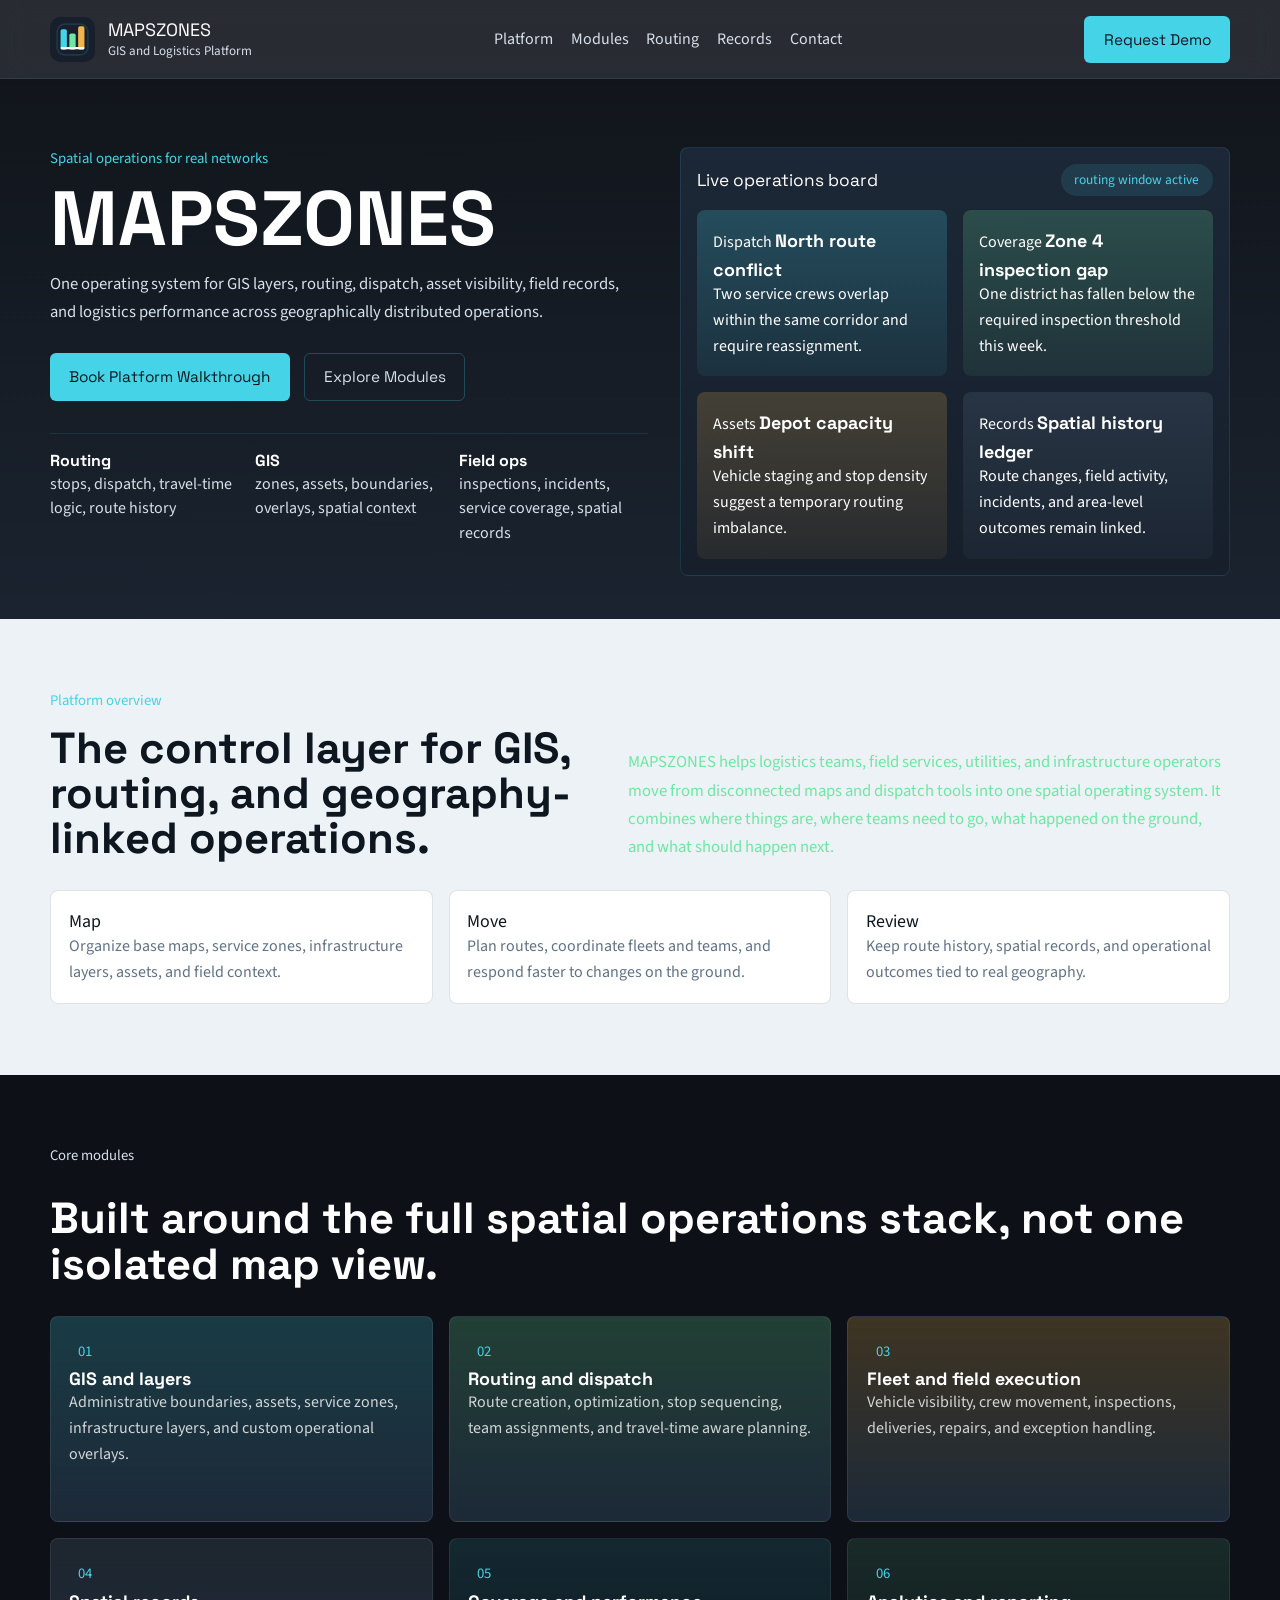
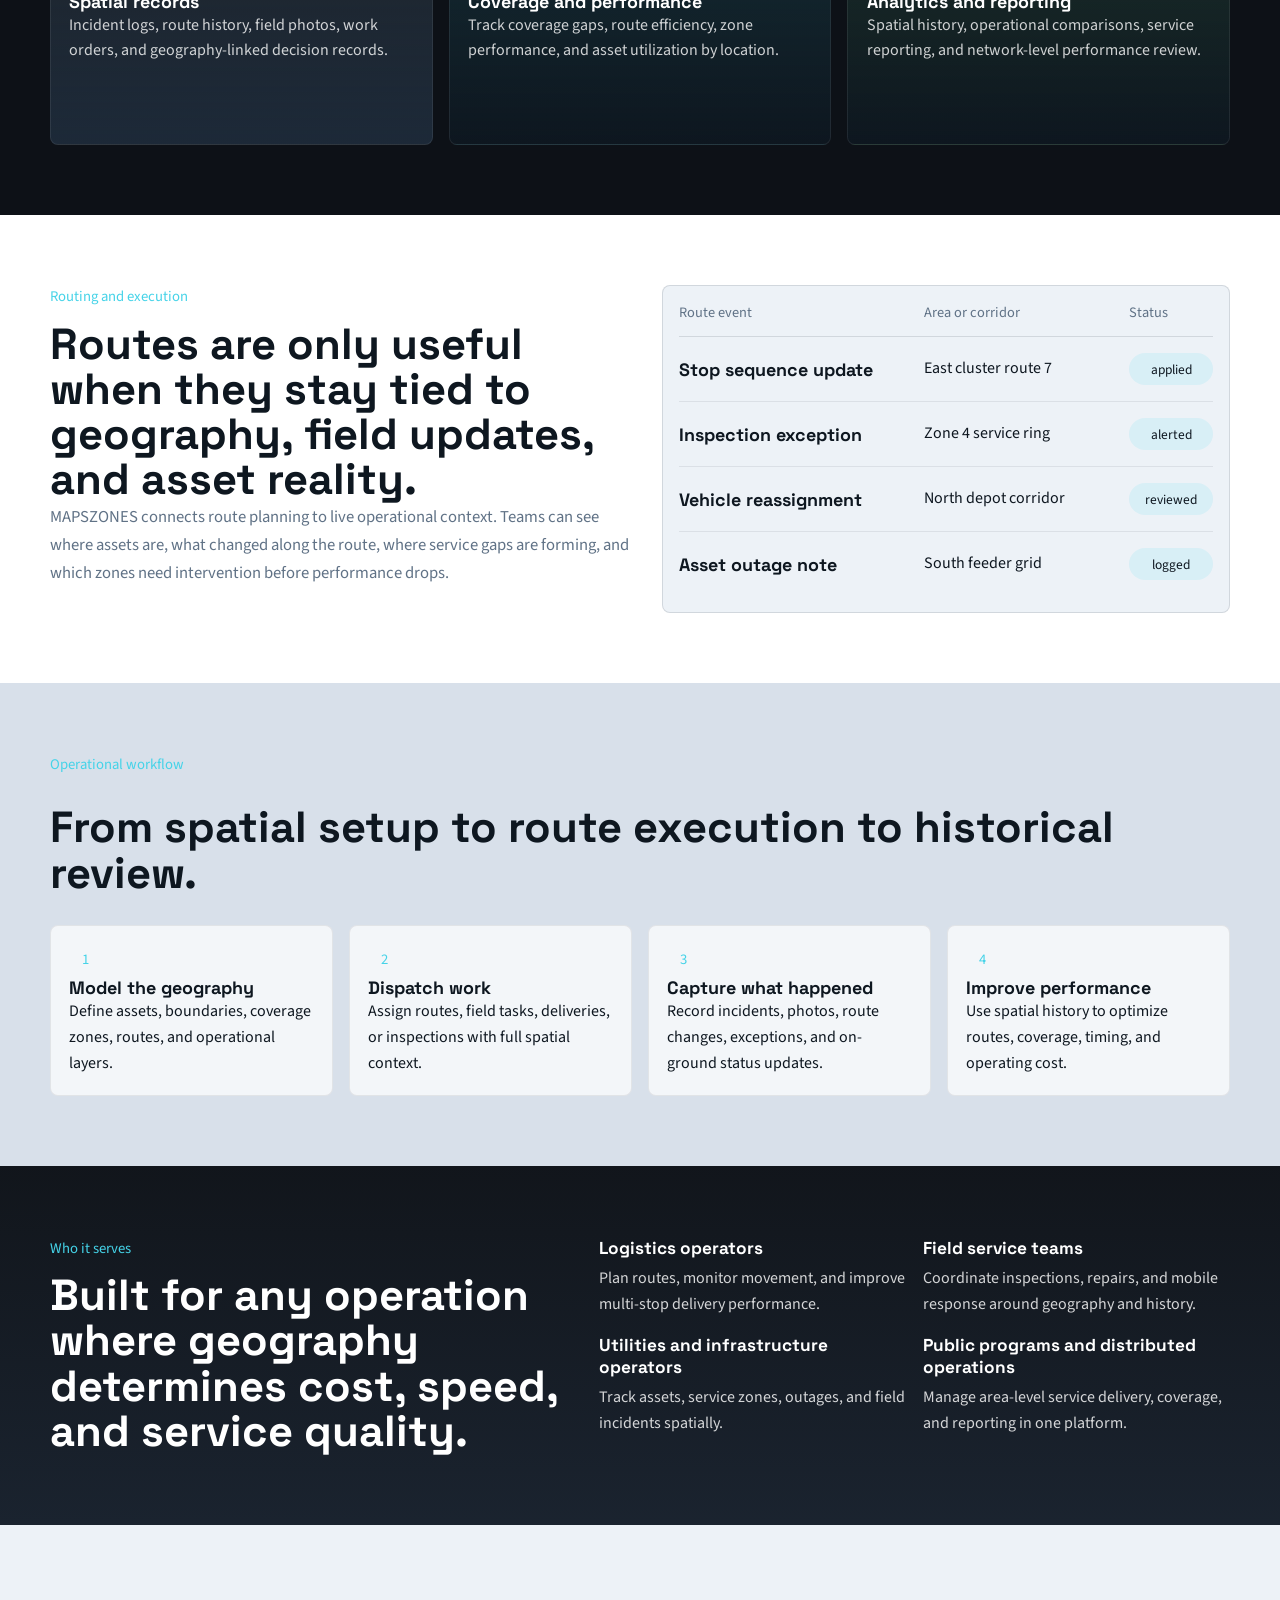
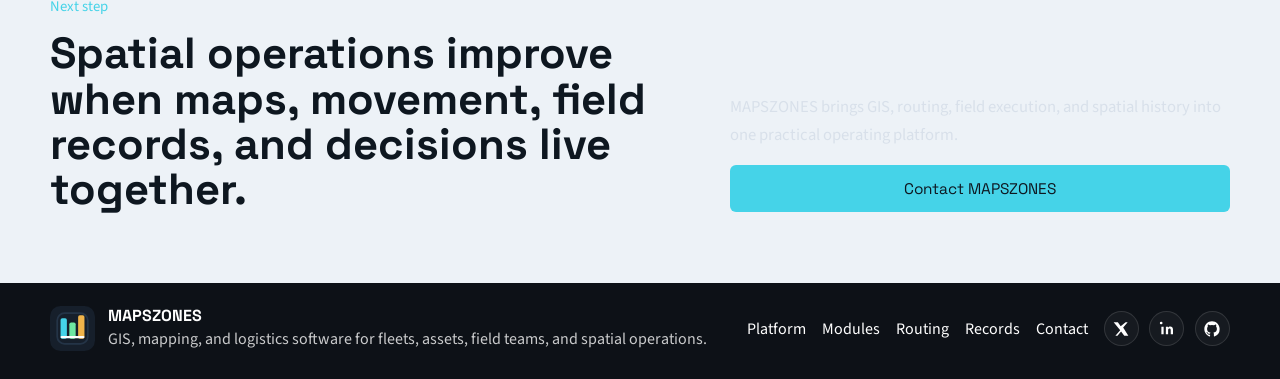
<file: index.html>
<!DOCTYPE html>
<html lang="en">
<head>
  <meta charset="UTF-8">
  <meta name="viewport" content="width=device-width, initial-scale=1.0">
  <meta name="description" content="MAPSZONES is a GIS, mapping, and logistics operations platform for routing, field teams, assets, and spatial analytics.">
  <title>MAPSZONES | GIS and Logistics Platform</title>
  <link rel="preconnect" href="https://fonts.googleapis.com">
  <link rel="preconnect" href="https://fonts.gstatic.com" crossorigin>
  <link href="https://fonts.googleapis.com/css2?family=Space+Grotesk:wght@500;700&family=Source+Sans+3:wght@400;500;600;700&display=swap" rel="stylesheet">
  <link rel="icon" href="logo-mark.svg" type="image/svg+xml">
  <link rel="stylesheet" href="style.css">
</head>
<body>
  <header class="site-header">
    <div class="shell nav-shell">
      <a class="brand-link" href="/" aria-label="MAPSZONES home">
        <img class="brand-mark" src="logo-mark.svg" alt="MAPSZONES logo">
        <div class="brand-copy">
          <span class="brand-name">MAPSZONES</span>
          <span class="brand-subtitle">GIS and Logistics Platform</span>
        </div>
      </a>
      <nav class="main-nav" aria-label="Primary navigation">
        <a href="/#platform">Platform</a>
        <a href="/#modules">Modules</a>
        <a href="/#routing">Routing</a>
        <a href="/#records">Records</a>
        <a href="./contact.html">Contact</a>
      </nav>
      <a class="button button-solid" href="./contact.html">Request Demo</a>
    </div>
  </header>

  <main>
    <section class="hero-band">
      <div class="shell hero-shell">
        <div class="hero-copy">
          <span class="kicker">Spatial operations for real networks</span>
          <h1>MAPSZONES</h1>
          <p class="hero-intro">One operating system for GIS layers, routing, dispatch, asset visibility, field records, and logistics performance across geographically distributed operations.</p>
          <div class="hero-actions">
            <a class="button button-solid" href="./contact.html">Book Platform Walkthrough</a>
            <a class="button button-outline" href="./index.html#modules">Explore Modules</a>
          </div>
          <div class="hero-metrics">
            <div>
              <strong>Routing</strong>
              <span>stops, dispatch, travel-time logic, route history</span>
            </div>
            <div>
              <strong>GIS</strong>
              <span>zones, assets, boundaries, overlays, spatial context</span>
            </div>
            <div>
              <strong>Field ops</strong>
              <span>inspections, incidents, service coverage, spatial records</span>
            </div>
          </div>
        </div>

        <div class="hero-console" aria-label="Spatial operations overview">
          <div class="console-head">
            <span class="console-title">Live operations board</span>
            <span class="console-chip">routing window active</span>
          </div>
          <div class="console-grid">
            <article class="signal-card signal-cyan">
              <span class="panel-label">Dispatch</span>
              <strong>North route conflict</strong>
              <p>Two service crews overlap within the same corridor and require reassignment.</p>
            </article>
            <article class="signal-card signal-green">
              <span class="panel-label">Coverage</span>
              <strong>Zone 4 inspection gap</strong>
              <p>One district has fallen below the required inspection threshold this week.</p>
            </article>
            <article class="signal-card signal-amber">
              <span class="panel-label">Assets</span>
              <strong>Depot capacity shift</strong>
              <p>Vehicle staging and stop density suggest a temporary routing imbalance.</p>
            </article>
            <article class="signal-card signal-slate">
              <span class="panel-label">Records</span>
              <strong>Spatial history ledger</strong>
              <p>Route changes, field activity, incidents, and area-level outcomes remain linked.</p>
            </article>
          </div>
        </div>
      </div>
    </section>

    <section class="section-band section-fog" id="platform">
      <div class="shell section-shell section-split">
        <div>
          <span class="kicker">Platform overview</span>
          <h2>The control layer for GIS, routing, and geography-linked operations.</h2>
        </div>
        <p class="section-copy accent-green-copy">MAPSZONES helps logistics teams, field services, utilities, and infrastructure operators move from disconnected maps and dispatch tools into one spatial operating system. It combines where things are, where teams need to go, what happened on the ground, and what should happen next.</p>
      </div>
      <div class="shell strip-grid">
        <article class="strip-card">
          <span>Map</span>
          <p>Organize base maps, service zones, infrastructure layers, assets, and field context.</p>
        </article>
        <article class="strip-card">
          <span>Move</span>
          <p>Plan routes, coordinate fleets and teams, and respond faster to changes on the ground.</p>
        </article>
        <article class="strip-card">
          <span>Review</span>
          <p>Keep route history, spatial records, and operational outcomes tied to real geography.</p>
        </article>
      </div>
    </section>

    <section class="section-band section-night" id="modules">
      <div class="shell section-shell">
        <span class="kicker kicker-light">Core modules</span>
        <h2 class="heading-light">Built around the full spatial operations stack, not one isolated map view.</h2>
      </div>
      <div class="shell module-grid">
        <article class="module-card module-cyan">
          <span class="module-tag">01</span>
          <h3>GIS and layers</h3>
          <p>Administrative boundaries, assets, service zones, infrastructure layers, and custom operational overlays.</p>
        </article>
        <article class="module-card module-green">
          <span class="module-tag">02</span>
          <h3>Routing and dispatch</h3>
          <p>Route creation, optimization, stop sequencing, team assignments, and travel-time aware planning.</p>
        </article>
        <article class="module-card module-amber">
          <span class="module-tag">03</span>
          <h3>Fleet and field execution</h3>
          <p>Vehicle visibility, crew movement, inspections, deliveries, repairs, and exception handling.</p>
        </article>
        <article class="module-card module-slate">
          <span class="module-tag">04</span>
          <h3>Spatial records</h3>
          <p>Incident logs, route history, field photos, work orders, and geography-linked decision records.</p>
        </article>
        <article class="module-card module-cyan-dark">
          <span class="module-tag">05</span>
          <h3>Coverage and performance</h3>
          <p>Track coverage gaps, route efficiency, zone performance, and asset utilization by location.</p>
        </article>
        <article class="module-card module-green-dark">
          <span class="module-tag">06</span>
          <h3>Analytics and reporting</h3>
          <p>Spatial history, operational comparisons, service reporting, and network-level performance review.</p>
        </article>
      </div>
    </section>

    <section class="section-band section-paper" id="routing">
      <div class="shell records-layout">
        <div class="records-copy">
          <span class="kicker">Routing and execution</span>
          <h2>Routes are only useful when they stay tied to geography, field updates, and asset reality.</h2>
          <p class="section-copy">MAPSZONES connects route planning to live operational context. Teams can see where assets are, what changed along the route, where service gaps are forming, and which zones need intervention before performance drops.</p>
        </div>
        <div class="ledger-panel">
          <div class="ledger-head">
            <span>Route event</span>
            <span>Area or corridor</span>
            <span>Status</span>
          </div>
          <div class="ledger-row">
            <strong>Stop sequence update</strong>
            <span>East cluster route 7</span>
            <em>applied</em>
          </div>
          <div class="ledger-row">
            <strong>Inspection exception</strong>
            <span>Zone 4 service ring</span>
            <em>alerted</em>
          </div>
          <div class="ledger-row">
            <strong>Vehicle reassignment</strong>
            <span>North depot corridor</span>
            <em>reviewed</em>
          </div>
          <div class="ledger-row">
            <strong>Asset outage note</strong>
            <span>South feeder grid</span>
            <em>logged</em>
          </div>
        </div>
      </div>
    </section>

    <section class="section-band section-mist" id="records">
      <div class="shell section-shell">
        <span class="kicker">Operational workflow</span>
        <h2>From spatial setup to route execution to historical review.</h2>
      </div>
      <div class="shell workflow-grid">
        <article class="workflow-step">
          <span class="step-no">1</span>
          <h3>Model the geography</h3>
          <p>Define assets, boundaries, coverage zones, routes, and operational layers.</p>
        </article>
        <article class="workflow-step">
          <span class="step-no">2</span>
          <h3>Dispatch work</h3>
          <p>Assign routes, field tasks, deliveries, or inspections with full spatial context.</p>
        </article>
        <article class="workflow-step">
          <span class="step-no">3</span>
          <h3>Capture what happened</h3>
          <p>Record incidents, photos, route changes, exceptions, and on-ground status updates.</p>
        </article>
        <article class="workflow-step">
          <span class="step-no">4</span>
          <h3>Improve performance</h3>
          <p>Use spatial history to optimize routes, coverage, timing, and operating cost.</p>
        </article>
      </div>
    </section>

    <section class="section-band section-grid">
      <div class="shell audience-layout">
        <article>
          <span class="kicker kicker-dark">Who it serves</span>
          <h2>Built for any operation where geography determines cost, speed, and service quality.</h2>
        </article>
        <div class="audience-grid">
          <div>
            <strong>Logistics operators</strong>
            <p>Plan routes, monitor movement, and improve multi-stop delivery performance.</p>
          </div>
          <div>
            <strong>Field service teams</strong>
            <p>Coordinate inspections, repairs, and mobile response around geography and history.</p>
          </div>
          <div>
            <strong>Utilities and infrastructure operators</strong>
            <p>Track assets, service zones, outages, and field incidents spatially.</p>
          </div>
          <div>
            <strong>Public programs and distributed operations</strong>
            <p>Manage area-level service delivery, coverage, and reporting in one platform.</p>
          </div>
        </div>
      </div>
    </section>

    <section class="section-band section-fog">
      <div class="shell closing-band">
        <div>
          <span class="kicker">Next step</span>
          <h2>Spatial operations improve when maps, movement, field records, and decisions live together.</h2>
        </div>
        <div class="closing-copy">
          <p class="accent-green-copy">MAPSZONES brings GIS, routing, field execution, and spatial history into one practical operating platform.</p>
          <a class="button button-solid" href="./contact.html">Contact MAPSZONES</a>
        </div>
      </div>
    </section>
  </main>

  <footer class="site-footer">
    <div class="shell footer-shell">
      <div class="footer-brand">
        <img class="brand-mark" src="logo-mark.svg" alt="MAPSZONES logo">
        <div>
          <strong>MAPSZONES</strong>
          <p>GIS, mapping, and logistics software for fleets, assets, field teams, and spatial operations.</p>
        </div>
      </div>
      <div class="footer-links">
        <a href="./index.html#platform">Platform</a>
        <a href="./index.html#modules">Modules</a>
        <a href="./index.html#routing">Routing</a>
        <a href="./index.html#records">Records</a>
        <a href="./contact.html">Contact</a>
      </div>
      <div class="footer-social" aria-label="Social media">
        <a href="#" aria-label="X"><svg viewBox="0 0 24 24" aria-hidden="true"><path d="M18.9 2H22l-6.77 7.74L23 22h-6.09l-4.77-6.23L6.69 22H3.58l7.24-8.28L1 2h6.25l4.31 5.7L18.9 2z"></path></svg></a>
        <a href="#" aria-label="LinkedIn"><svg viewBox="0 0 24 24" aria-hidden="true"><path d="M6.94 8.5H3.56V20h3.38V8.5zM5.25 3A2 2 0 103 5a2 2 0 002.25-2zM21 13.02C21 9.74 19.25 8.2 16.91 8.2c-1.89 0-2.74 1.04-3.22 1.77V8.5h-3.37c.04.97 0 11.5 0 11.5h3.37v-6.42c0-.34.02-.68.12-.92.27-.68.88-1.38 1.9-1.38 1.34 0 1.88 1.03 1.88 2.54V20H21v-6.98z"></path></svg></a>
        <a href="#" aria-label="GitHub"><svg viewBox="0 0 24 24" aria-hidden="true"><path d="M12 .5C5.65.5.5 5.72.5 12.15c0 5.14 3.29 9.5 7.86 11.04.57.1.78-.25.78-.56 0-.28-.01-1.2-.02-2.18-3.2.71-3.88-1.38-3.88-1.38-.52-1.36-1.28-1.72-1.28-1.72-1.04-.72.08-.71.08-.71 1.15.08 1.76 1.2 1.76 1.2 1.02 1.78 2.68 1.27 3.33.97.1-.75.4-1.27.73-1.56-2.55-.3-5.24-1.3-5.24-5.76 0-1.27.45-2.31 1.18-3.13-.12-.3-.51-1.52.11-3.18 0 0 .97-.32 3.17 1.2a10.8 10.8 0 015.78 0c2.2-1.52 3.17-1.2 3.17-1.2.62 1.66.23 2.88.11 3.18.73.82 1.18 1.86 1.18 3.13 0 4.47-2.7 5.46-5.28 5.76.41.36.79 1.08.79 2.18 0 1.58-.01 2.85-.01 3.24 0 .31.2.67.79.56A11.69 11.69 0 0023.5 12.15C23.5 5.72 18.35.5 12 .5z"></path></svg></a>
      </div>
    </div>
  </footer>
</body>
</html>
</file>
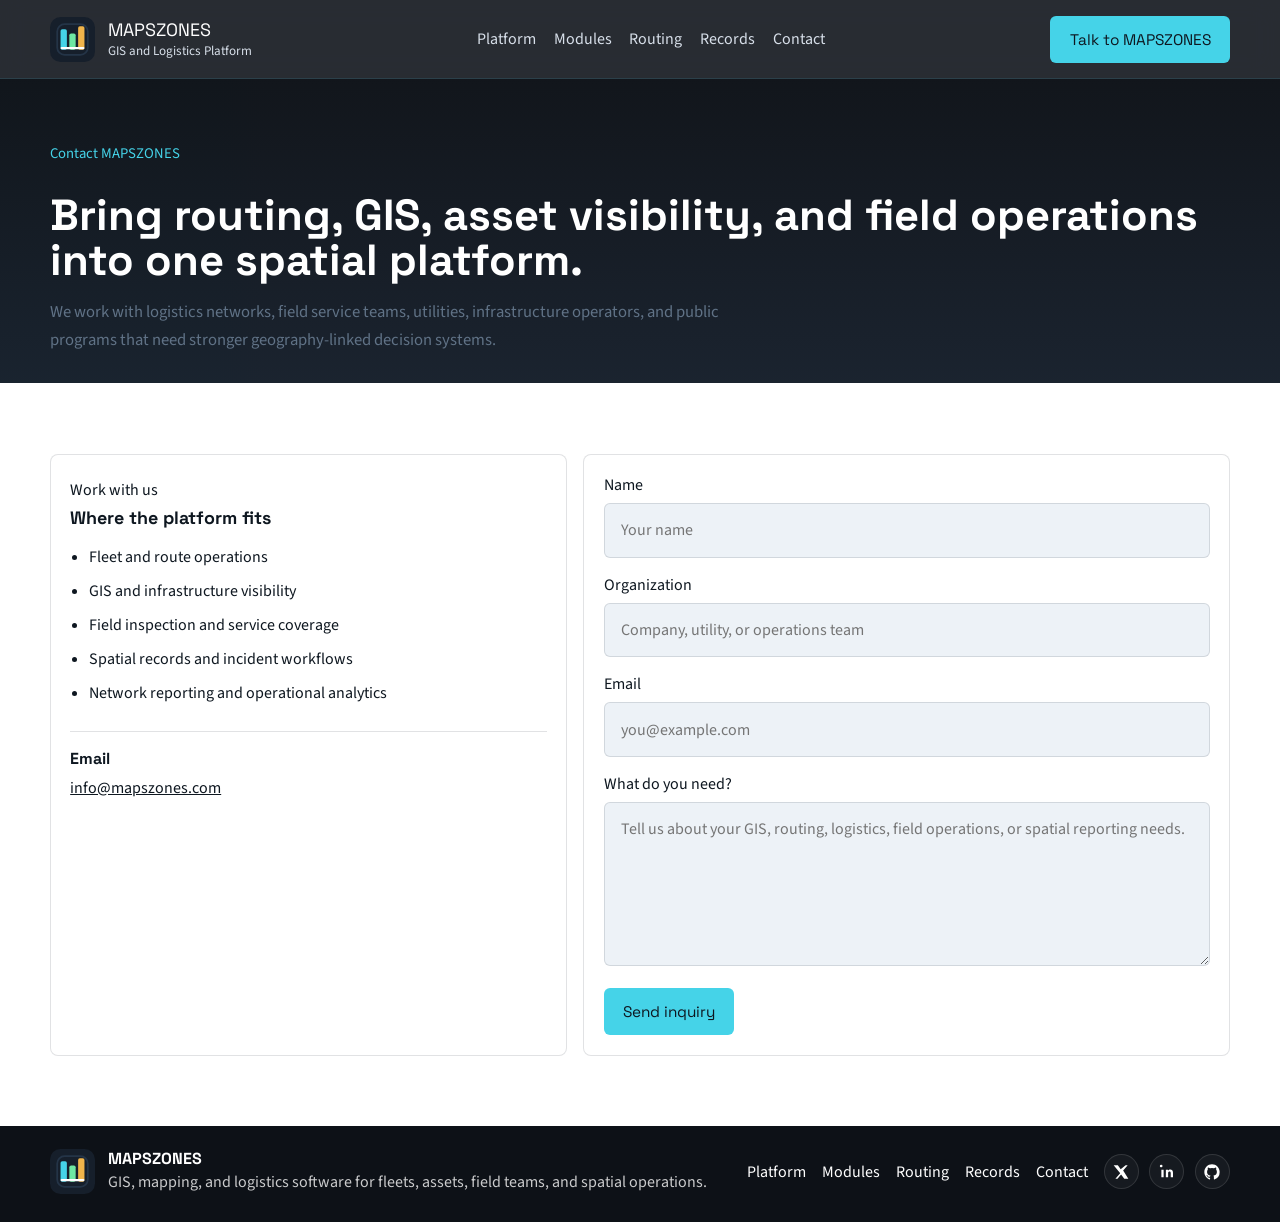
<file: contact.html>
<!DOCTYPE html>
<html lang="en">
<head>
  <meta charset="UTF-8">
  <meta name="viewport" content="width=device-width, initial-scale=1.0">
  <meta name="description" content="Contact MAPSZONES for GIS, routing, logistics operations, and spatial platform deployments.">
  <title>MAPSZONES | Contact</title>
  <link rel="preconnect" href="https://fonts.googleapis.com">
  <link rel="preconnect" href="https://fonts.gstatic.com" crossorigin>
  <link href="https://fonts.googleapis.com/css2?family=Space+Grotesk:wght@500;700&family=Source+Sans+3:wght@400;500;600;700&display=swap" rel="stylesheet">
  <link rel="icon" href="logo-mark.svg" type="image/svg+xml">
  <link rel="stylesheet" href="style.css">
</head>
<body>
  <header class="site-header">
    <div class="shell nav-shell">
      <a class="brand-link" href="./index.html" aria-label="MAPSZONES home">
        <img class="brand-mark" src="logo-mark.svg" alt="MAPSZONES logo">
        <div class="brand-copy">
          <span class="brand-name">MAPSZONES</span>
          <span class="brand-subtitle">GIS and Logistics Platform</span>
        </div>
      </a>
      <nav class="main-nav" aria-label="Primary navigation">
        <a href="./index.html#platform">Platform</a>
        <a href="./index.html#modules">Modules</a>
        <a href="./index.html#routing">Routing</a>
        <a href="./index.html#records">Records</a>
        <a href="./contact.html">Contact</a>
      </nav>
      <a class="button button-solid" href="./contact.html">Talk to MAPSZONES</a>
    </div>
  </header>

  <main class="contact-main">
    <section class="hero-band contact-hero-band">
      <div class="shell contact-hero">
        <span class="kicker">Contact MAPSZONES</span>
        <h1>Bring routing, GIS, asset visibility, and field operations into one spatial platform.</h1>
        <p class="hero-intro">We work with logistics networks, field service teams, utilities, infrastructure operators, and public programs that need stronger geography-linked decision systems.</p>
      </div>
    </section>

    <section class="section-band section-paper">
      <div class="shell contact-grid">
        <article class="contact-panel">
          <span class="panel-label">Work with us</span>
          <h2>Where the platform fits</h2>
          <ul class="contact-list">
            <li>Fleet and route operations</li>
            <li>GIS and infrastructure visibility</li>
            <li>Field inspection and service coverage</li>
            <li>Spatial records and incident workflows</li>
            <li>Network reporting and operational analytics</li>
          </ul>
          <div class="contact-note">
            <strong>Email</strong>
            <a href="mailto:info@mapszones.com">info@mapszones.com</a>
          </div>
        </article>

        <form class="contact-form" action="#" method="post">
          <label>
            <span>Name</span>
            <input type="text" name="name" placeholder="Your name" required>
          </label>
          <label>
            <span>Organization</span>
            <input type="text" name="organization" placeholder="Company, utility, or operations team" required>
          </label>
          <label>
            <span>Email</span>
            <input type="email" name="email" placeholder="you@example.com" required>
          </label>
          <label>
            <span>What do you need?</span>
            <textarea name="message" rows="6" placeholder="Tell us about your GIS, routing, logistics, field operations, or spatial reporting needs." required></textarea>
          </label>
          <button class="button button-solid" type="submit">Send inquiry</button>
        </form>
      </div>
    </section>
  </main>

  <footer class="site-footer">
    <div class="shell footer-shell">
      <div class="footer-brand">
        <img class="brand-mark" src="logo-mark.svg" alt="MAPSZONES logo">
        <div>
          <strong>MAPSZONES</strong>
          <p>GIS, mapping, and logistics software for fleets, assets, field teams, and spatial operations.</p>
        </div>
      </div>
      <div class="footer-links">
        <a href="./index.html#platform">Platform</a>
        <a href="./index.html#modules">Modules</a>
        <a href="./index.html#routing">Routing</a>
        <a href="./index.html#records">Records</a>
        <a href="./contact.html">Contact</a>
      </div>
      <div class="footer-social" aria-label="Social media">
        <a href="#" aria-label="X"><svg viewBox="0 0 24 24" aria-hidden="true"><path d="M18.9 2H22l-6.77 7.74L23 22h-6.09l-4.77-6.23L6.69 22H3.58l7.24-8.28L1 2h6.25l4.31 5.7L18.9 2z"></path></svg></a>
        <a href="#" aria-label="LinkedIn"><svg viewBox="0 0 24 24" aria-hidden="true"><path d="M6.94 8.5H3.56V20h3.38V8.5zM5.25 3A2 2 0 103 5a2 2 0 002.25-2zM21 13.02C21 9.74 19.25 8.2 16.91 8.2c-1.89 0-2.74 1.04-3.22 1.77V8.5h-3.37c.04.97 0 11.5 0 11.5h3.37v-6.42c0-.34.02-.68.12-.92.27-.68.88-1.38 1.9-1.38 1.34 0 1.88 1.03 1.88 2.54V20H21v-6.98z"></path></svg></a>
        <a href="#" aria-label="GitHub"><svg viewBox="0 0 24 24" aria-hidden="true"><path d="M12 .5C5.65.5.5 5.72.5 12.15c0 5.14 3.29 9.5 7.86 11.04.57.1.78-.25.78-.56 0-.28-.01-1.2-.02-2.18-3.2.71-3.88-1.38-3.88-1.38-.52-1.36-1.28-1.72-1.28-1.72-1.04-.72.08-.71.08-.71 1.15.08 1.76 1.2 1.76 1.2 1.02 1.78 2.68 1.27 3.33.97.1-.75.4-1.27.73-1.56-2.55-.3-5.24-1.3-5.24-5.76 0-1.27.45-2.31 1.18-3.13-.12-.3-.51-1.52.11-3.18 0 0 .97-.32 3.17 1.2a10.8 10.8 0 015.78 0c2.2-1.52 3.17-1.2 3.17-1.2.62 1.66.23 2.88.11 3.18.73.82 1.18 1.86 1.18 3.13 0 4.47-2.7 5.46-5.28 5.76.41.36.79 1.08.79 2.18 0 1.58-.01 2.85-.01 3.24 0 .31.2.67.79.56A11.69 11.69 0 0023.5 12.15C23.5 5.72 18.35.5 12 .5z"></path></svg></a>
      </div>
    </div>
  </footer>
</body>
</html>
</file>
<file: style.css>
:root {
  --night: #0d1117;
  --slate: #161f2b;
  --panel: #1d2a39;
  --steel: #5d7387;
  --cyan: #45d3e8;
  --green: #6ee7a2;
  --amber: #f0b44a;
  --rose: #e7846d;
  --mist: #d8e0ea;
  --fog: #edf2f7;
  --white: #ffffff;
  --ink: #0e1720;
  --muted: #607286;
  --grid: #243447;
  --line: rgba(14, 23, 32, 0.12);
}

*,
*::before,
*::after { box-sizing: border-box; }

html { scroll-behavior: smooth; }

body {
  margin: 0;
  font-family: "Source Sans 3", sans-serif;
  color: var(--ink);
  background: var(--fog);
}

img { display: block; max-width: 100%; }
a { color: inherit; }
button, input, textarea { font: inherit; }
h1, h2, h3, strong, .brand-name, .button, .console-title {
  font-family: "Space Grotesk", sans-serif;
}
h1, h2, h3, p { margin: 0; }

.shell {
  width: min(1180px, calc(100% - 2rem));
  margin: 0 auto;
}

.site-header {
  position: sticky;
  top: 0;
  z-index: 10;
  background: rgba(13, 17, 23, 0.88);
  backdrop-filter: blur(14px);
  border-bottom: 1px solid rgba(69, 211, 232, 0.12);
}

.nav-shell {
  display: flex;
  align-items: center;
  justify-content: space-between;
  gap: 1rem;
  min-height: 4.9rem;
}

.brand-link {
  display: flex;
  align-items: center;
  gap: 0.8rem;
  text-decoration: none;
  color: var(--white);
}

.brand-mark {
  width: 2.8rem;
  height: 2.8rem;
}

.brand-copy {
  display: flex;
  flex-direction: column;
  gap: 0.08rem;
}

.brand-name { font-size: 1.12rem; }
.brand-subtitle { font-size: 0.82rem; color: var(--mist); }

.main-nav {
  display: flex;
  align-items: center;
  gap: 1.1rem;
  color: var(--mist);
}

.main-nav a,
.footer-links a { text-decoration: none; }

.button {
  display: inline-flex;
  align-items: center;
  justify-content: center;
  min-height: 2.95rem;
  padding: 0 1.15rem;
  border-radius: 6px;
  border: 1px solid transparent;
  text-decoration: none;
  font-size: 0.96rem;
}

.button-solid {
  background: var(--cyan);
  color: var(--ink);
}

.button-outline {
  background: transparent;
  border-color: rgba(69, 211, 232, 0.25);
  color: var(--mist);
}

.hero-band {
  background:
    linear-gradient(180deg, rgba(13, 17, 23, 0.98), rgba(22, 31, 43, 0.98)),
    linear-gradient(90deg, rgba(69, 211, 232, 0.08), transparent 44%);
  color: var(--white);
}

.hero-shell {
  display: grid;
  grid-template-columns: minmax(0, 1fr) minmax(360px, 0.92fr);
  gap: 2rem;
  align-items: start;
  padding: 4.2rem 0 2.7rem;
}

.kicker {
  display: inline-block;
  margin-bottom: 0.9rem;
  font-size: 0.92rem;
  color: var(--cyan);
}

.kicker-light { color: var(--mist); }
.kicker-dark { color: var(--cyan); }

.hero-copy h1 {
  font-size: 4.8rem;
  line-height: 0.92;
  margin-bottom: 1rem;
}

.hero-intro,
.section-copy,
.closing-copy p {
  max-width: 44rem;
  line-height: 1.7;
  color: var(--mist);
  font-size: 1.04rem;
}

.accent-green-copy {
  color: var(--green);
}

.hero-actions {
  display: flex;
  gap: 0.9rem;
  margin-top: 1.7rem;
}

.hero-metrics {
  display: grid;
  grid-template-columns: repeat(3, minmax(0, 1fr));
  gap: 1rem;
  margin-top: 2rem;
  padding-top: 1rem;
  border-top: 1px solid rgba(69, 211, 232, 0.12);
}

.hero-metrics span {
  display: block;
  color: var(--mist);
  line-height: 1.55;
}

.hero-console {
  padding: 1rem;
  border: 1px solid rgba(69, 211, 232, 0.12);
  border-radius: 8px;
  background: linear-gradient(180deg, rgba(29, 42, 57, 0.92), rgba(22, 31, 43, 0.96));
}

.console-head {
  display: flex;
  align-items: center;
  justify-content: space-between;
  padding-bottom: 0.9rem;
}

.console-title { font-size: 1.08rem; }

.console-chip,
.module-tag,
.step-no,
.panel-label,
.ledger-row em {
  display: inline-flex;
  align-items: center;
  justify-content: center;
  min-height: 2rem;
}

.console-chip {
  padding: 0 0.85rem;
  border-radius: 999px;
  background: rgba(69, 211, 232, 0.12);
  color: var(--cyan);
  font-size: 0.84rem;
}

.console-grid,
.module-grid,
.workflow-grid,
.audience-grid,
.strip-grid,
.contact-grid {
  display: grid;
  gap: 1rem;
}

.console-grid {
  grid-template-columns: repeat(2, minmax(0, 1fr));
}

.signal-card,
.module-card,
.workflow-step,
.strip-card,
.contact-panel,
.contact-form {
  border-radius: 8px;
}

.signal-card {
  min-height: 10.4rem;
  padding: 1rem;
}

.signal-card strong,
.strip-card span,
.module-card h3,
.workflow-step h3,
.ledger-row strong,
.contact-panel h2 {
  font-size: 1.12rem;
}

.signal-card p,
.strip-card p,
.module-card p,
.workflow-step p,
.audience-grid p,
.contact-list li,
.contact-note a,
.ledger-row span {
  line-height: 1.62;
}

.signal-cyan { background: linear-gradient(180deg, rgba(69, 211, 232, 0.22), rgba(69, 211, 232, 0.08)); }
.signal-green { background: linear-gradient(180deg, rgba(110, 231, 162, 0.2), rgba(110, 231, 162, 0.08)); }
.signal-amber { background: linear-gradient(180deg, rgba(240, 180, 74, 0.2), rgba(240, 180, 74, 0.08)); }
.signal-slate { background: linear-gradient(180deg, rgba(93, 115, 135, 0.22), rgba(93, 115, 135, 0.08)); }

.section-band { padding: 4.4rem 0; }
.section-fog { background: var(--fog); }
.section-paper { background: var(--white); }
.section-night { background: var(--night); color: var(--white); }
.section-mist { background: var(--mist); }
.section-grid {
  background:
    linear-gradient(180deg, rgba(13, 17, 23, 0.98), rgba(22, 31, 43, 0.98)),
    linear-gradient(90deg, rgba(69, 211, 232, 0.06), transparent 42%);
  color: var(--white);
}

.section-shell {
  display: grid;
  gap: 1rem;
  margin-bottom: 1.8rem;
}

.section-split {
  grid-template-columns: minmax(0, 0.86fr) minmax(280px, 0.92fr);
  align-items: end;
}

.section-shell h2,
.records-copy h2,
.contact-hero h1,
.audience-layout h2,
.closing-band h2 {
  font-size: 2.72rem;
  line-height: 1.04;
}

.heading-light { color: var(--white); }

.strip-grid { grid-template-columns: repeat(3, minmax(0, 1fr)); }

.strip-card {
  padding: 1.1rem;
  background: var(--white);
  border: 1px solid var(--line);
}

.strip-card p,
.records-copy .section-copy,
.contact-hero .hero-intro {
  color: var(--muted);
}

.module-grid { grid-template-columns: repeat(3, minmax(0, 1fr)); }

.module-card {
  min-height: 12.9rem;
  padding: 1.15rem;
  color: var(--white);
  border: 1px solid rgba(255, 255, 255, 0.08);
}

.module-card p { color: rgba(255, 255, 255, 0.8); }
.module-cyan { background: linear-gradient(180deg, rgba(69, 211, 232, 0.22), rgba(29, 42, 57, 0.98)); }
.module-green { background: linear-gradient(180deg, rgba(110, 231, 162, 0.22), rgba(29, 42, 57, 0.98)); }
.module-amber { background: linear-gradient(180deg, rgba(240, 180, 74, 0.22), rgba(29, 42, 57, 0.98)); }
.module-slate { background: linear-gradient(180deg, rgba(93, 115, 135, 0.22), rgba(29, 42, 57, 0.98)); }
.module-cyan-dark { background: linear-gradient(180deg, rgba(69, 211, 232, 0.12), rgba(14, 23, 32, 0.98)); }
.module-green-dark { background: linear-gradient(180deg, rgba(110, 231, 162, 0.12), rgba(14, 23, 32, 0.98)); }

.records-layout {
  display: grid;
  grid-template-columns: minmax(0, 0.92fr) minmax(320px, 0.88fr);
  gap: 1.2rem;
  align-items: start;
}

.ledger-panel {
  padding: 1rem;
  background: var(--fog);
  border: 1px solid var(--line);
  border-radius: 8px;
}

.ledger-head,
.ledger-row {
  display: grid;
  grid-template-columns: minmax(0, 1.2fr) minmax(130px, 1fr) 84px;
  gap: 0.8rem;
  align-items: center;
}

.ledger-head {
  padding: 0 0 0.8rem;
  font-size: 0.9rem;
  color: var(--muted);
  border-bottom: 1px solid var(--line);
}

.ledger-row {
  padding: 1rem 0;
  border-bottom: 1px solid rgba(14, 23, 32, 0.08);
}

.ledger-row:last-child { border-bottom: 0; }

.ledger-row em {
  padding: 0 0.72rem;
  border-radius: 999px;
  background: rgba(69, 211, 232, 0.12);
  color: var(--ink);
  font-style: normal;
  font-size: 0.84rem;
}

.workflow-grid { grid-template-columns: repeat(4, minmax(0, 1fr)); }

.workflow-step {
  padding: 1.15rem;
  background: rgba(255, 255, 255, 0.7);
  border: 1px solid rgba(14, 23, 32, 0.08);
}

.step-no,
.module-tag {
  min-width: 2rem;
  color: var(--cyan);
  font-size: 0.92rem;
}

.audience-layout {
  display: grid;
  grid-template-columns: minmax(0, 0.84fr) minmax(300px, 1fr);
  gap: 1.2rem;
  align-items: start;
}

.audience-grid { grid-template-columns: repeat(2, minmax(0, 1fr)); }

.audience-grid strong {
  display: block;
  margin-bottom: 0.45rem;
  font-size: 1.08rem;
  color: var(--white);
}

.audience-grid p { color: rgba(255, 255, 255, 0.82); }

.closing-band {
  display: grid;
  grid-template-columns: minmax(0, 0.95fr) minmax(280px, 0.72fr);
  gap: 1.2rem;
  align-items: end;
}

.closing-copy {
  display: grid;
  gap: 1rem;
}

.contact-main .contact-hero-band {
  padding-bottom: 1.8rem;
}

.contact-hero {
  display: grid;
  gap: 0.9rem;
  padding: 4rem 0 0;
}

.contact-grid {
  grid-template-columns: minmax(0, 0.8fr) minmax(0, 1fr);
}

.contact-panel,
.contact-form {
  padding: 1.2rem;
  background: var(--white);
  border: 1px solid var(--line);
}

.contact-list {
  margin: 1rem 0 0;
  padding-left: 1.2rem;
}

.contact-list li + li { margin-top: 0.5rem; }

.contact-note {
  margin-top: 1.5rem;
  padding-top: 1rem;
  border-top: 1px solid var(--line);
}

.contact-note strong,
.contact-form span {
  display: block;
  margin-bottom: 0.45rem;
}

.contact-form label {
  display: block;
  margin-bottom: 1rem;
}

.contact-form input,
.contact-form textarea {
  width: 100%;
  padding: 0.95rem 1rem;
  border-radius: 6px;
  border: 1px solid rgba(14, 23, 32, 0.12);
  background: var(--fog);
}

.contact-form textarea { resize: vertical; }

.site-footer {
  padding: 1.4rem 0 1.7rem;
  background: var(--night);
  color: var(--white);
}

.footer-shell {
  display: grid;
  grid-template-columns: minmax(0, 1fr) auto auto;
  gap: 1rem;
  align-items: center;
}

.footer-brand {
  display: flex;
  align-items: center;
  gap: 0.8rem;
}

.footer-brand p {
  color: rgba(255, 255, 255, 0.78);
  line-height: 1.55;
}

.footer-links {
  display: flex;
  flex-wrap: wrap;
  gap: 1rem;
}

.footer-social {
  display: flex;
  gap: 0.65rem;
}

.footer-social a {
  display: inline-flex;
  align-items: center;
  justify-content: center;
  width: 2.2rem;
  height: 2.2rem;
  border-radius: 999px;
  border: 1px solid rgba(255, 255, 255, 0.12);
  background: rgba(255, 255, 255, 0.04);
}

.footer-social svg {
  width: 1rem;
  height: 1rem;
  fill: currentColor;
}

@media (max-width: 1080px) {
  .hero-shell,
  .section-split,
  .records-layout,
  .audience-layout,
  .closing-band,
  .contact-grid,
  .footer-shell {
    grid-template-columns: 1fr;
  }

  .module-grid,
  .workflow-grid,
  .strip-grid {
    grid-template-columns: repeat(2, minmax(0, 1fr));
  }

  .hero-copy h1 { font-size: 4rem; }
}

@media (max-width: 820px) {
  .nav-shell,
  .main-nav,
  .hero-actions,
  .footer-shell,
  .footer-links,
  .module-grid,
  .workflow-grid,
  .strip-grid,
  .audience-grid,
  .console-grid {
    display: grid;
    grid-template-columns: 1fr;
  }

  .main-nav { justify-items: start; }

  .hero-copy h1,
  .section-shell h2,
  .records-copy h2,
  .contact-hero h1,
  .audience-layout h2,
  .closing-band h2 {
    font-size: 2.7rem;
  }

  .hero-metrics {
    grid-template-columns: 1fr;
  }

  .ledger-head { display: none; }

  .ledger-row {
    grid-template-columns: 1fr;
    gap: 0.25rem;
  }
}
</file>
